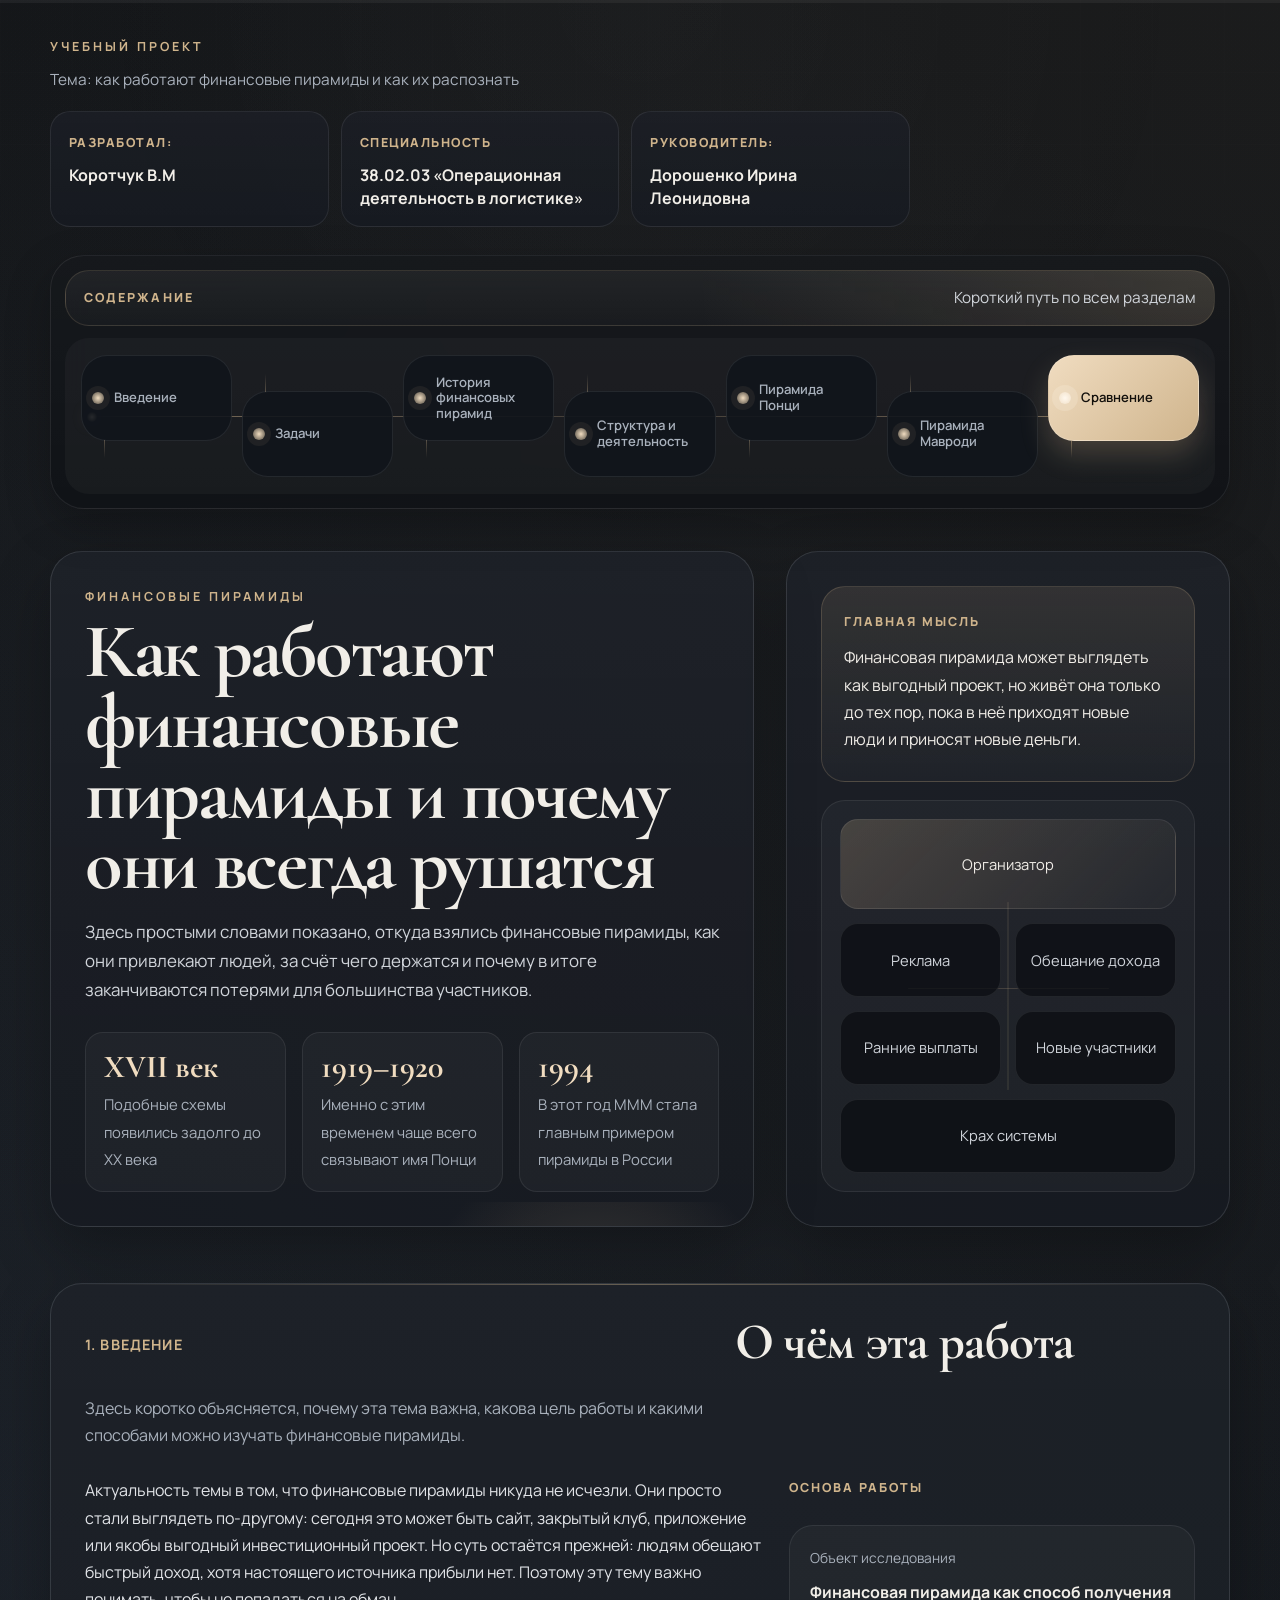
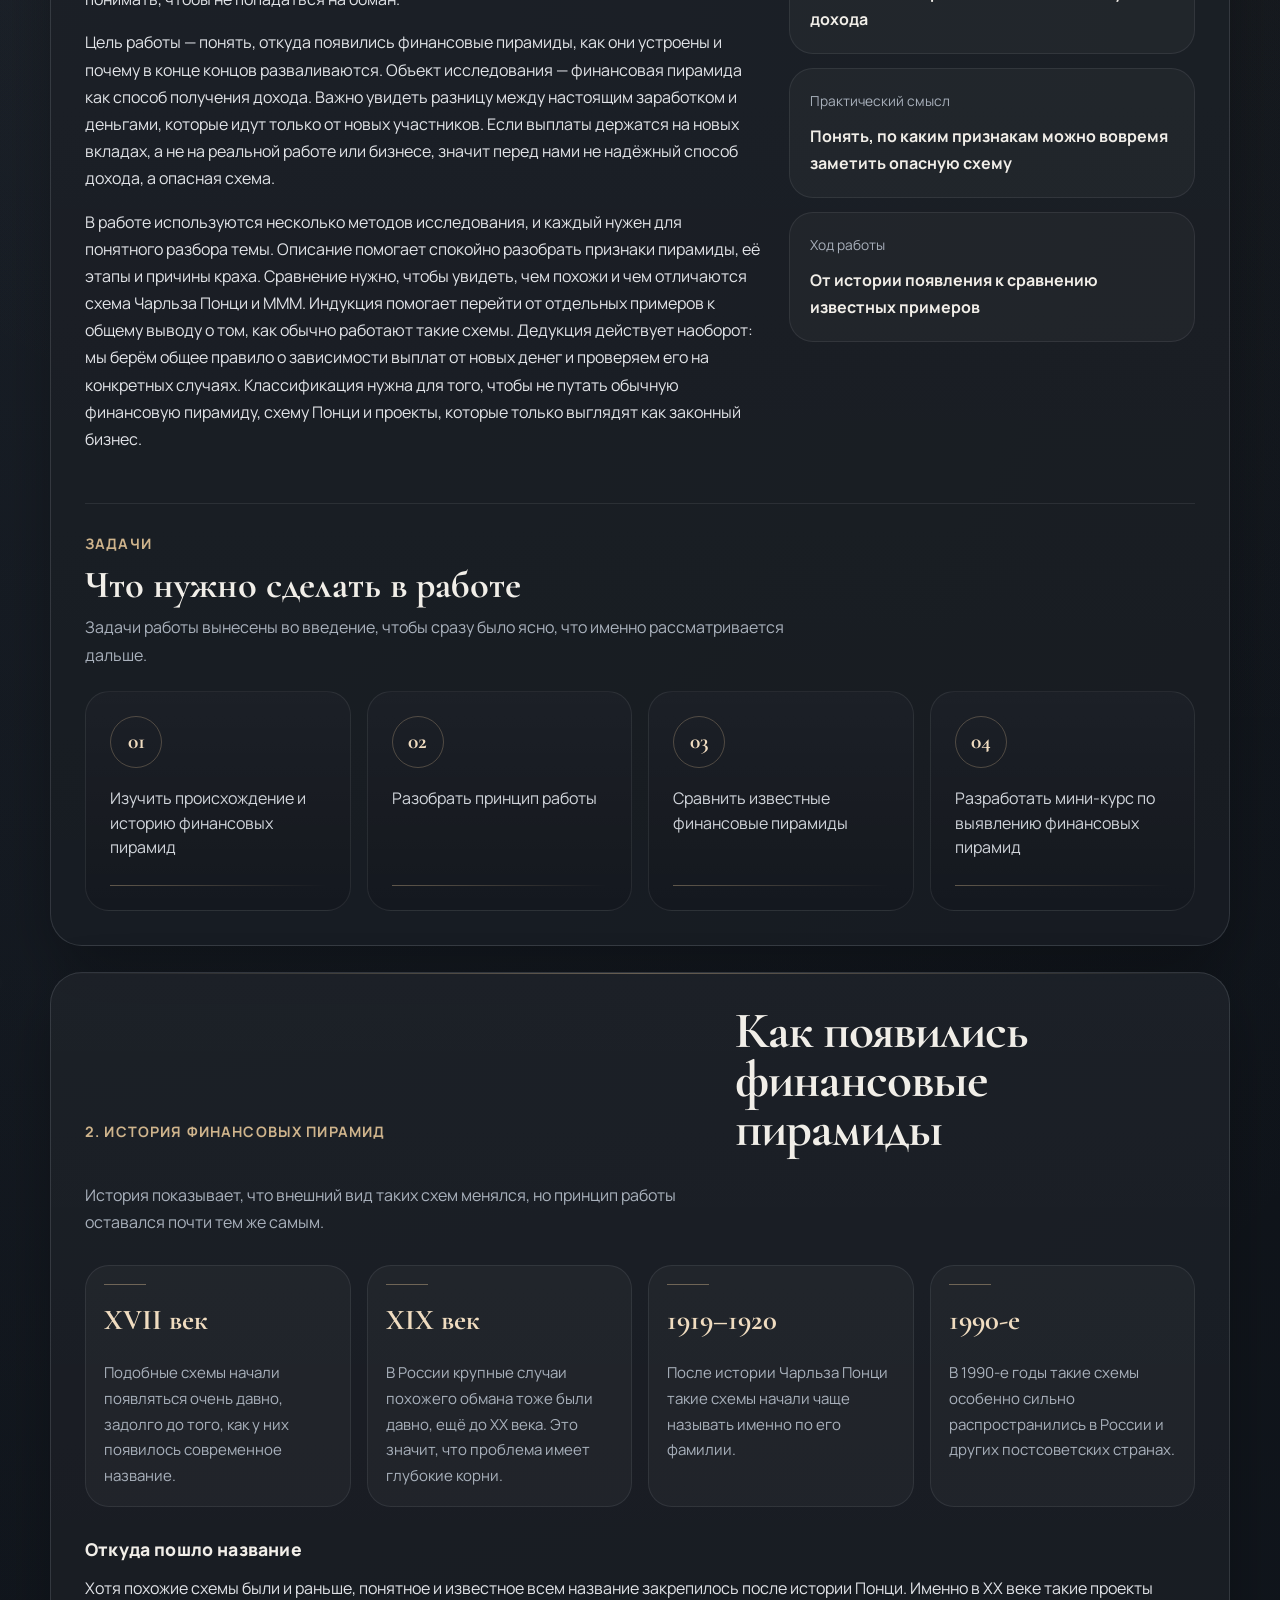
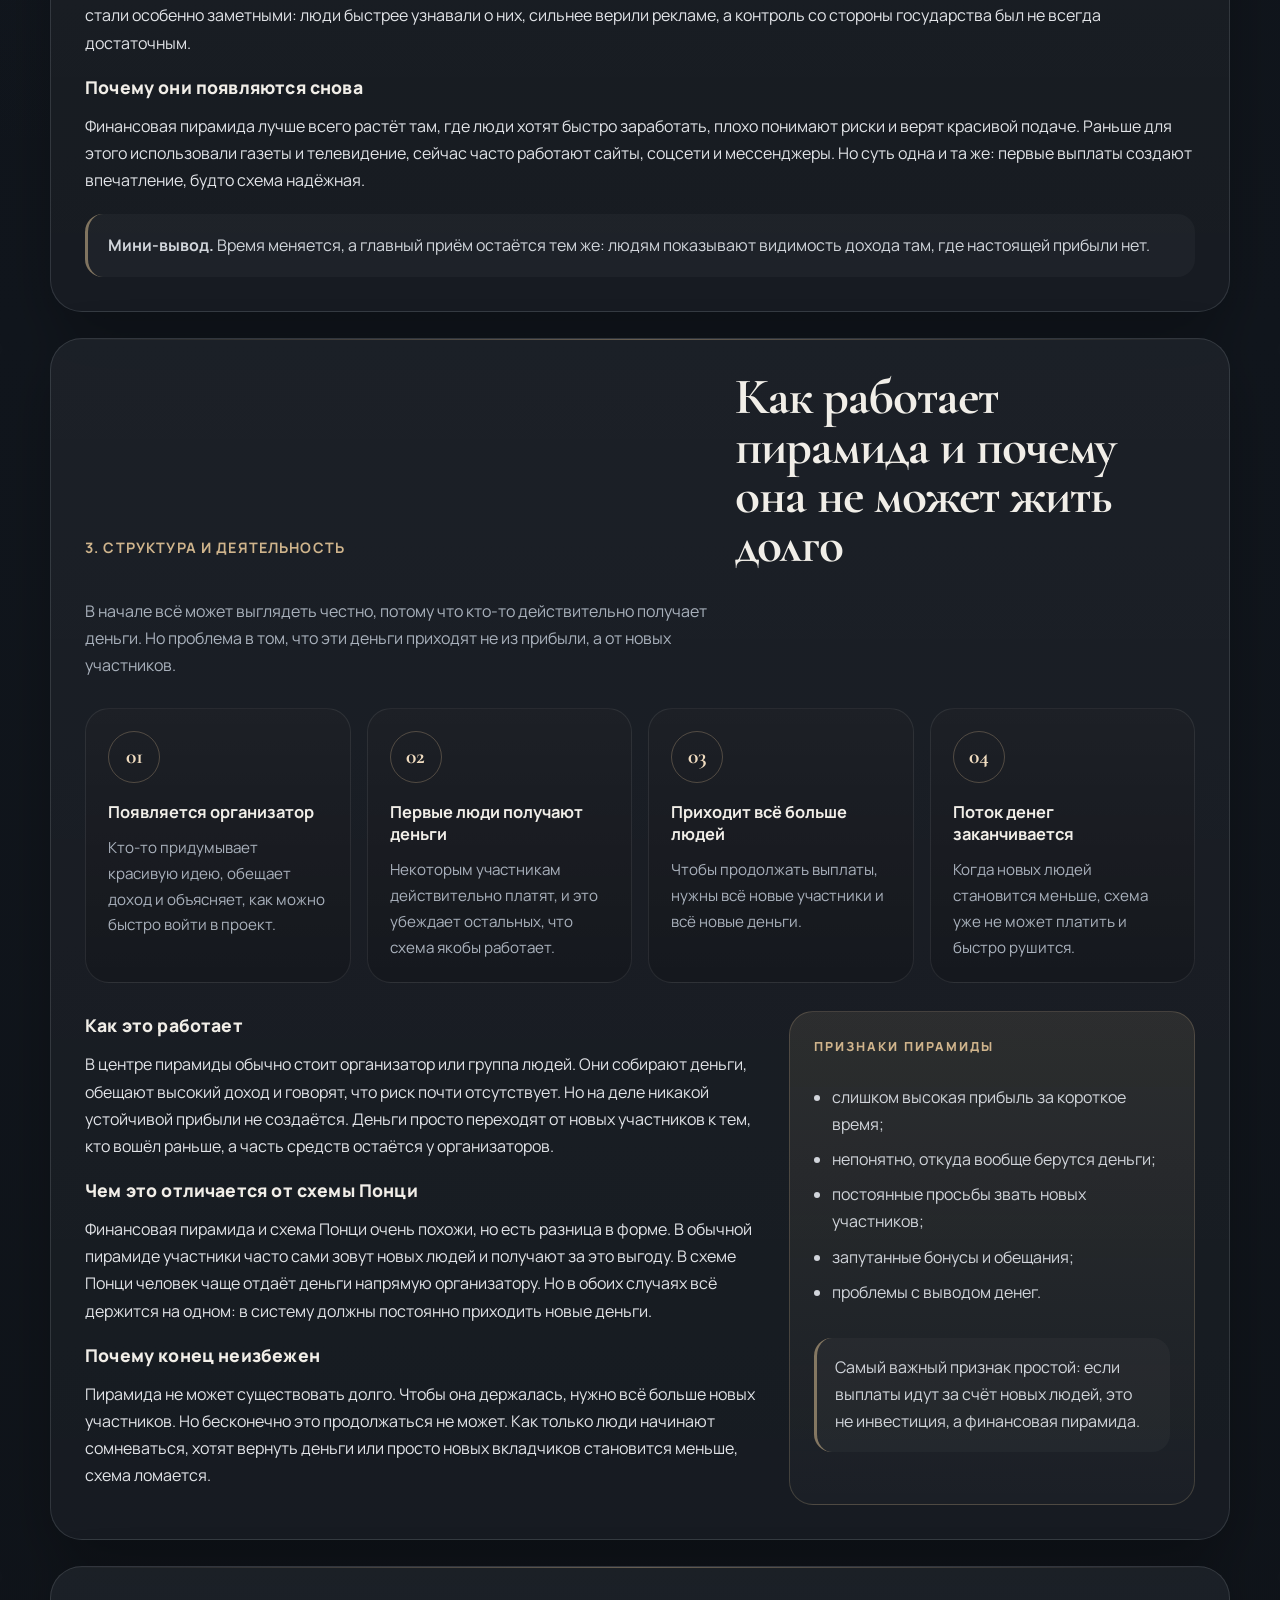
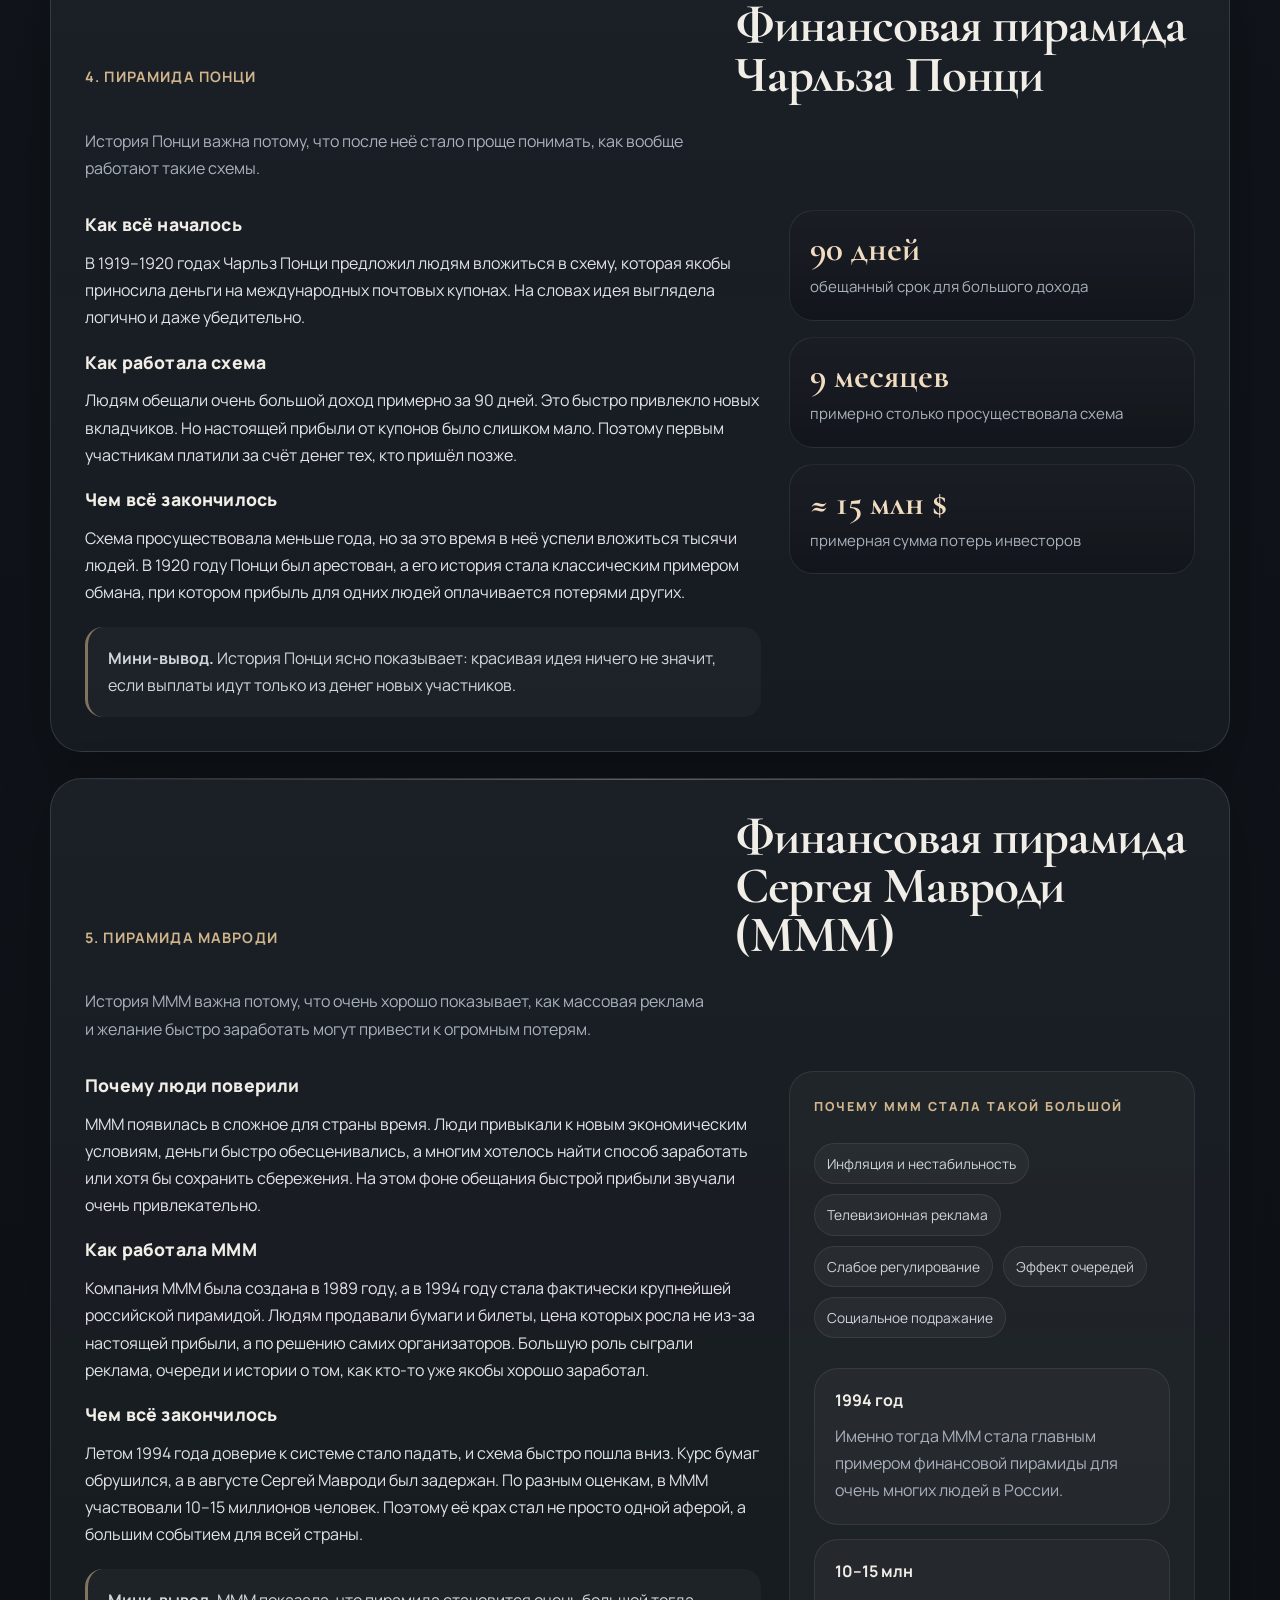
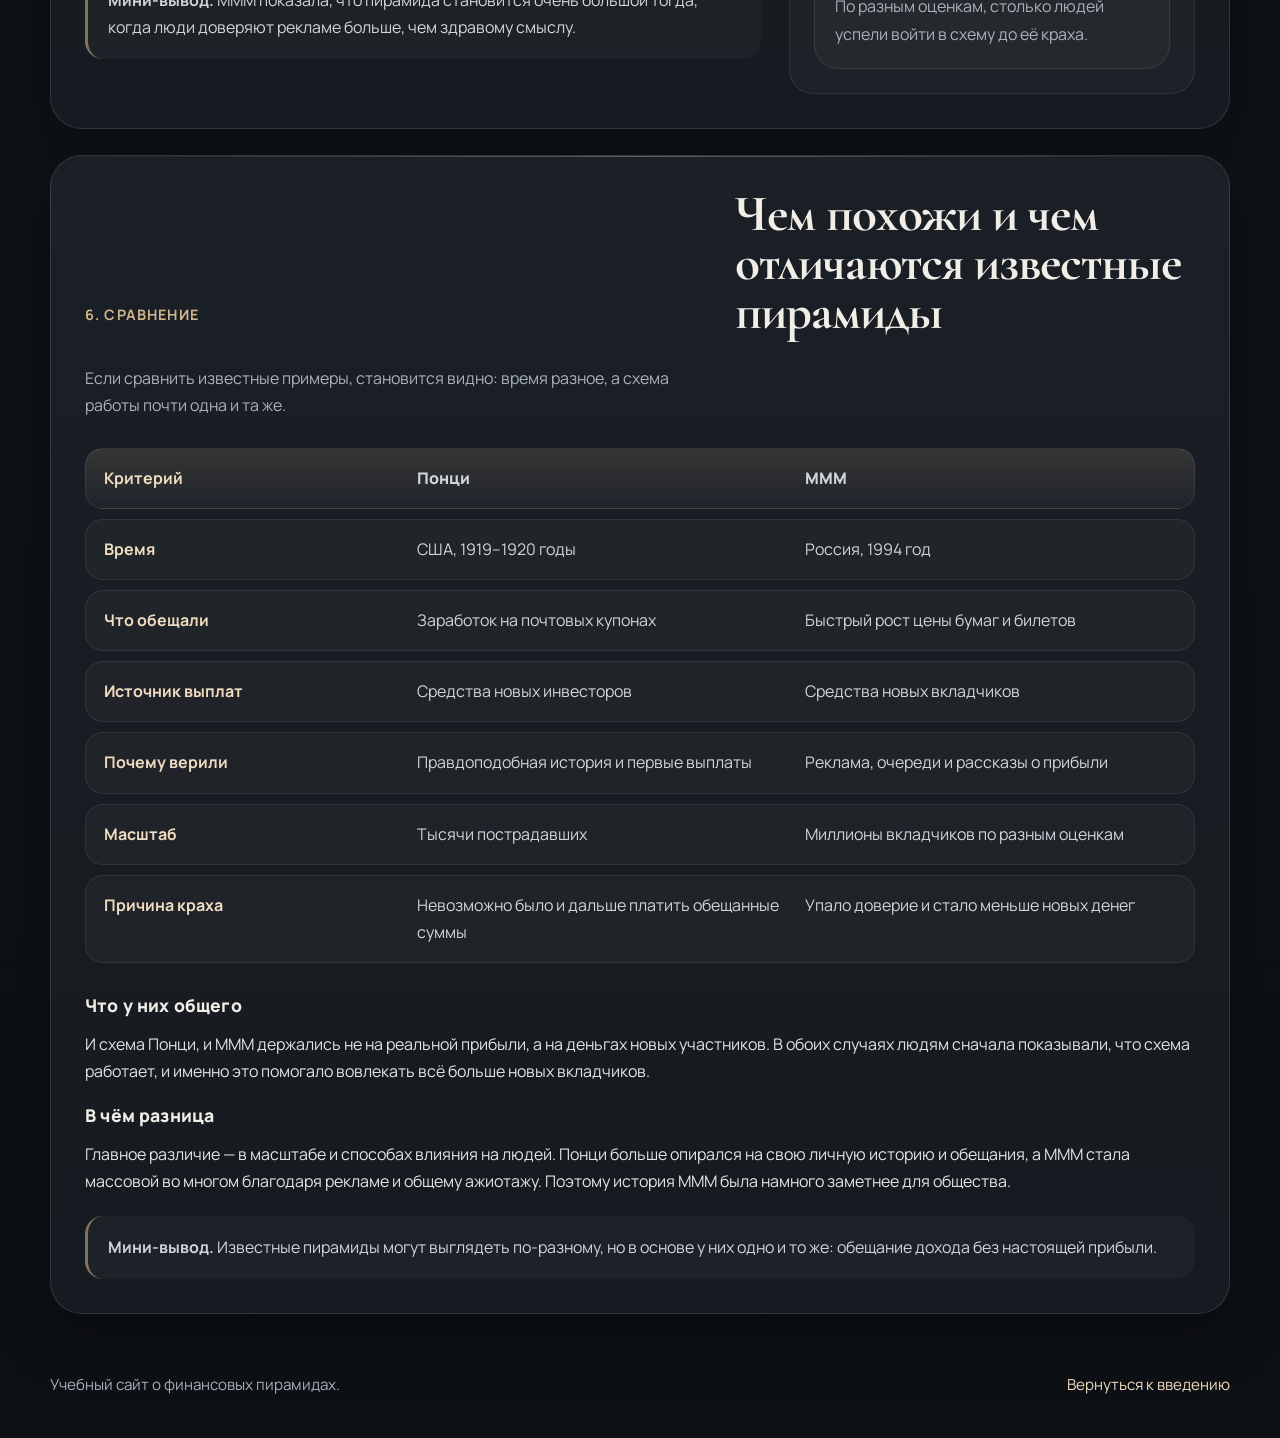
<file: index.html>
<!DOCTYPE html>
<html lang="ru">
  <head>
    <meta charset="UTF-8" />
    <meta name="viewport" content="width=device-width, initial-scale=1.0" />
    <title>Финансовые пирамиды | Учебный проект</title>
    <meta
      name="description"
      content="Сайт о том, что такое финансовые пирамиды, как они работают и чем известны схемы Понци и МММ."
    />
    <link rel="preconnect" href="https://fonts.googleapis.com" />
    <link rel="preconnect" href="https://fonts.gstatic.com" crossorigin />
    <link
      href="https://fonts.googleapis.com/css2?family=Cormorant+Garamond:wght@500;600;700&family=Manrope:wght@400;500;600;700;800&display=swap"
      rel="stylesheet"
    />
    <link rel="stylesheet" href="styles.css" />
    <script src="script.js" defer></script>
  </head>
  <body>
    <div class="scroll-progress" aria-hidden="true">
      <span class="scroll-progress__value"></span>
    </div>

    <header class="page-top">
      <div class="topbar">
        <div class="topbar__content">
          <p class="eyebrow">Учебный проект</p>
          <p class="topbar__caption">Тема: как работают финансовые пирамиды и как их распознать</p>
          <div class="title-sheet">
            <div class="title-sheet__item">
              <span class="title-sheet__label">Разработал:</span>
              <strong>Коротчук В.М</strong>
            </div>
            <div class="title-sheet__item">
              <span class="title-sheet__label">Специальность</span>
              <strong>38.02.03 «Операционная деятельность в логистике»</strong>
            </div>
            <div class="title-sheet__item">
              <span class="title-sheet__label">Руководитель:</span>
              <strong>Дорошенко Ирина Леонидовна</strong>
            </div>
          </div>
        </div>
      </div>

      <nav class="branch-nav" aria-label="Навигация по разделам">
        <div class="branch-nav__shell">
          <div class="branch-nav__meta">
            <span class="branch-nav__meta-title">Содержание</span>
            <p class="branch-nav__meta-text">Короткий путь по всем разделам</p>
          </div>

          <div class="branch-nav__track">
            <span class="branch-nav__trunk" aria-hidden="true"></span>

            <a class="branch-link is-active" href="#vvedenie" data-target="vvedenie" aria-current="true">
              <span class="branch-link__stem" aria-hidden="true"></span>
              <span class="branch-link__dot" aria-hidden="true"></span>
              <span class="branch-link__label">Введение</span>
            </a>

            <a class="branch-link" href="#tasks" data-target="tasks">
              <span class="branch-link__stem" aria-hidden="true"></span>
              <span class="branch-link__dot" aria-hidden="true"></span>
              <span class="branch-link__label">Задачи</span>
            </a>

            <a class="branch-link" href="#history" data-target="history">
              <span class="branch-link__stem" aria-hidden="true"></span>
              <span class="branch-link__dot" aria-hidden="true"></span>
              <span class="branch-link__label">История финансовых пирамид</span>
            </a>

            <a class="branch-link" href="#structure" data-target="structure">
              <span class="branch-link__stem" aria-hidden="true"></span>
              <span class="branch-link__dot" aria-hidden="true"></span>
              <span class="branch-link__label">Структура и деятельность</span>
            </a>

            <a class="branch-link" href="#ponzi" data-target="ponzi">
              <span class="branch-link__stem" aria-hidden="true"></span>
              <span class="branch-link__dot" aria-hidden="true"></span>
              <span class="branch-link__label">Пирамида Понци</span>
            </a>

            <a class="branch-link" href="#mavrodi" data-target="mavrodi">
              <span class="branch-link__stem" aria-hidden="true"></span>
              <span class="branch-link__dot" aria-hidden="true"></span>
              <span class="branch-link__label">Пирамида Мавроди</span>
            </a>

            <a class="branch-link" href="#comparison" data-target="comparison">
              <span class="branch-link__stem" aria-hidden="true"></span>
              <span class="branch-link__dot" aria-hidden="true"></span>
              <span class="branch-link__label">Сравнение</span>
            </a>
          </div>
        </div>
      </nav>

      <section class="hero" data-reveal>
        <div class="hero__content">
          <p class="eyebrow">Финансовые пирамиды</p>
          <h1 class="hero__title">Как работают финансовые пирамиды и почему они всегда рушатся</h1>
          <p class="hero__lead">
            Здесь простыми словами показано, откуда взялись финансовые пирамиды, как
            они привлекают людей, за счёт чего держатся и почему в итоге заканчиваются
            потерями для большинства участников.
          </p>
          <div class="hero__facts">
            <article class="fact-card">
              <span class="fact-card__value">XVII век</span>
              <span class="fact-card__label">Подобные схемы появились задолго до XX века</span>
            </article>
            <article class="fact-card">
              <span class="fact-card__value">1919–1920</span>
              <span class="fact-card__label">Именно с этим временем чаще всего связывают имя Понци</span>
            </article>
            <article class="fact-card">
              <span class="fact-card__value">1994</span>
              <span class="fact-card__label">В этот год МММ стала главным примером пирамиды в России</span>
            </article>
          </div>
        </div>

        <aside class="hero__panel">
          <div class="note-card">
            <p class="note-card__label">Главная мысль</p>
            <p class="note-card__text">
              Финансовая пирамида может выглядеть как выгодный проект, но живёт она
              только до тех пор, пока в неё приходят новые люди и приносят новые деньги.
            </p>
          </div>
          <div class="scheme-map" aria-hidden="true">
            <span class="scheme-map__node scheme-map__node--root">Организатор</span>
            <span class="scheme-map__node scheme-map__node--mid">Реклама</span>
            <span class="scheme-map__node scheme-map__node--mid">Обещание дохода</span>
            <span class="scheme-map__node scheme-map__node--leaf">Ранние выплаты</span>
            <span class="scheme-map__node scheme-map__node--leaf">Новые участники</span>
            <span class="scheme-map__node scheme-map__node--leaf">Крах системы</span>
          </div>
        </aside>
      </section>
    </header>

    <main class="content">
      <section class="section section--intro" id="vvedenie" data-reveal>
        <div class="section__header">
          <p class="section__kicker">1. Введение</p>
          <h2 class="section__title">О чём эта работа</h2>
          <p class="section__intro">
            Здесь коротко объясняется, почему эта тема важна, какова цель работы и
            какими способами можно изучать финансовые пирамиды.
          </p>
        </div>

        <div class="section__body section__body--intro">
          <div class="reading-block">
            <p>
              Актуальность темы в том, что финансовые пирамиды никуда не исчезли. Они
              просто стали выглядеть по-другому: сегодня это может быть сайт,
              закрытый клуб, приложение или якобы выгодный инвестиционный проект. Но
              суть остаётся прежней: людям обещают быстрый доход, хотя настоящего
              источника прибыли нет. Поэтому эту тему важно понимать, чтобы не
              попадаться на обман.
            </p>
            <p>
              Цель работы — понять, откуда появились финансовые пирамиды, как они
              устроены и почему в конце концов разваливаются. Объект исследования —
              финансовая пирамида как способ получения дохода. Важно увидеть разницу
              между настоящим заработком и деньгами, которые идут только от новых
              участников. Если выплаты держатся на новых вкладах, а не на реальной
              работе или бизнесе, значит перед нами не надёжный способ дохода, а
              опасная схема.
            </p>
            <p>
              В работе используются несколько методов исследования, и каждый нужен для
              понятного разбора темы. Описание помогает спокойно разобрать признаки
              пирамиды, её этапы и причины краха. Сравнение нужно, чтобы увидеть, чем
              похожи и чем отличаются схема Чарльза Понци и МММ. Индукция помогает
              перейти от отдельных примеров к общему выводу о том, как обычно работают
              такие схемы. Дедукция действует наоборот: мы берём общее правило о
              зависимости выплат от новых денег и проверяем его на конкретных случаях.
              Классификация нужна для того, чтобы не путать обычную финансовую
              пирамиду, схему Понци и проекты, которые только выглядят как законный
              бизнес.
            </p>
          </div>

          <aside class="study-frame">
            <p class="study-frame__label">Основа работы</p>
            <div class="study-frame__card">
              <span>Объект исследования</span>
              <strong>Финансовая пирамида как способ получения дохода</strong>
            </div>
            <div class="study-frame__card">
              <span>Практический смысл</span>
              <strong>Понять, по каким признакам можно вовремя заметить опасную схему</strong>
            </div>
            <div class="study-frame__card">
              <span>Ход работы</span>
              <strong>От истории появления к сравнению известных примеров</strong>
            </div>
          </aside>
        </div>

        <section class="intro-tasks" id="tasks" data-reveal>
          <div class="intro-tasks__header">
            <p class="section__kicker">Задачи</p>
            <h3 class="intro-tasks__title">Что нужно сделать в работе</h3>
            <p class="intro-tasks__text">Задачи работы вынесены во введение, чтобы сразу было ясно, что именно рассматривается дальше.</p>
          </div>

          <div class="tasks-grid">
            <article class="task-card" data-reveal>
              <span class="task-card__index">01</span>
              <p>Изучить происхождение и историю финансовых пирамид</p>
            </article>
            <article class="task-card" data-reveal>
              <span class="task-card__index">02</span>
              <p>Разобрать принцип работы</p>
            </article>
            <article class="task-card" data-reveal>
              <span class="task-card__index">03</span>
              <p>Сравнить известные финансовые пирамиды</p>
            </article>
            <article class="task-card" data-reveal>
              <span class="task-card__index">04</span>
              <p>Разработать мини-курс по выявлению финансовых пирамид</p>
            </article>
          </div>
        </section>
      </section>

      <section class="section" id="history" data-reveal>
        <div class="section__header">
          <p class="section__kicker">2. История финансовых пирамид</p>
          <h2 class="section__title">Как появились финансовые пирамиды</h2>
          <p class="section__intro">
            История показывает, что внешний вид таких схем менялся, но принцип работы
            оставался почти тем же самым.
          </p>
        </div>

        <div class="chronicle">
          <article class="chronicle__item">
            <span class="chronicle__year">XVII век</span>
            <p>
              Подобные схемы начали появляться очень давно, задолго до того, как у них
              появилось современное название.
            </p>
          </article>
          <article class="chronicle__item">
            <span class="chronicle__year">XIX век</span>
            <p>
              В России крупные случаи похожего обмана тоже были давно, ещё до XX века.
              Это значит, что проблема имеет глубокие корни.
            </p>
          </article>
          <article class="chronicle__item">
            <span class="chronicle__year">1919–1920</span>
            <p>
              После истории Чарльза Понци такие схемы начали чаще называть именно по
              его фамилии.
            </p>
          </article>
          <article class="chronicle__item">
            <span class="chronicle__year">1990-е</span>
            <p>
              В 1990-е годы такие схемы особенно сильно распространились в России и
              других постсоветских странах.
            </p>
          </article>
        </div>

        <div class="section__body">
          <div class="reading-block">
            <h3>Откуда пошло название</h3>
            <p>
              Хотя похожие схемы были и раньше, понятное и известное всем название
              закрепилось после истории Понци. Именно в XX веке такие проекты стали
              особенно заметными: люди быстрее узнавали о них, сильнее верили рекламе,
              а контроль со стороны государства был не всегда достаточным.
            </p>
            <h3>Почему они появляются снова</h3>
            <p>
              Финансовая пирамида лучше всего растёт там, где люди хотят быстро
              заработать, плохо понимают риски и верят красивой подаче. Раньше для
              этого использовали газеты и телевидение, сейчас часто работают сайты,
              соцсети и мессенджеры. Но суть одна и та же: первые выплаты создают
              впечатление, будто схема надёжная.
            </p>
            <div class="mini-conclusion">
              <strong>Мини-вывод.</strong> Время меняется, а главный приём остаётся тем
              же: людям показывают видимость дохода там, где настоящей прибыли нет.
            </div>
          </div>
        </div>
      </section>

      <section class="section" id="structure" data-reveal>
        <div class="section__header">
          <p class="section__kicker">3. Структура и деятельность</p>
          <h2 class="section__title">Как работает пирамида и почему она не может жить долго</h2>
          <p class="section__intro">
            В начале всё может выглядеть честно, потому что кто-то действительно
            получает деньги. Но проблема в том, что эти деньги приходят не из прибыли,
            а от новых участников.
          </p>
        </div>

        <div class="flow-grid">
          <article class="flow-card" data-reveal>
            <span class="flow-card__index">01</span>
            <h3>Появляется организатор</h3>
            <p>
              Кто-то придумывает красивую идею, обещает доход и объясняет, как можно
              быстро войти в проект.
            </p>
          </article>
          <article class="flow-card" data-reveal>
            <span class="flow-card__index">02</span>
            <h3>Первые люди получают деньги</h3>
            <p>
              Некоторым участникам действительно платят, и это убеждает остальных, что
              схема якобы работает.
            </p>
          </article>
          <article class="flow-card" data-reveal>
            <span class="flow-card__index">03</span>
            <h3>Приходит всё больше людей</h3>
            <p>
              Чтобы продолжать выплаты, нужны всё новые участники и всё новые деньги.
            </p>
          </article>
          <article class="flow-card" data-reveal>
            <span class="flow-card__index">04</span>
            <h3>Поток денег заканчивается</h3>
            <p>
              Когда новых людей становится меньше, схема уже не может платить и быстро
              рушится.
            </p>
          </article>
        </div>

        <div class="section__body section__body--split">
          <div class="reading-block">
            <h3>Как это работает</h3>
            <p>
              В центре пирамиды обычно стоит организатор или группа людей. Они собирают
              деньги, обещают высокий доход и говорят, что риск почти отсутствует. Но
              на деле никакой устойчивой прибыли не создаётся. Деньги просто переходят
              от новых участников к тем, кто вошёл раньше, а часть средств остаётся у
              организаторов.
            </p>
            <h3>Чем это отличается от схемы Понци</h3>
            <p>
              Финансовая пирамида и схема Понци очень похожи, но есть разница в форме.
              В обычной пирамиде участники часто сами зовут новых людей и получают за
              это выгоду. В схеме Понци человек чаще отдаёт деньги напрямую
              организатору. Но в обоих случаях всё держится на одном: в систему должны
              постоянно приходить новые деньги.
            </p>
            <h3>Почему конец неизбежен</h3>
            <p>
              Пирамида не может существовать долго. Чтобы она держалась, нужно всё
              больше новых участников. Но бесконечно это продолжаться не может. Как
              только люди начинают сомневаться, хотят вернуть деньги или просто новых
              вкладчиков становится меньше, схема ломается.
            </p>
          </div>

          <aside class="accent-card">
            <p class="accent-card__label">Признаки пирамиды</p>
            <ul class="signal-list">
              <li>слишком высокая прибыль за короткое время;</li>
              <li>непонятно, откуда вообще берутся деньги;</li>
              <li>постоянные просьбы звать новых участников;</li>
              <li>запутанные бонусы и обещания;</li>
              <li>проблемы с выводом денег.</li>
            </ul>
            <div class="mini-conclusion mini-conclusion--compact">
              Самый важный признак простой: если выплаты идут за счёт новых людей, это
              не инвестиция, а финансовая пирамида.
            </div>
          </aside>
        </div>
      </section>

      <section class="section" id="ponzi" data-reveal>
        <div class="section__header">
          <p class="section__kicker">4. Пирамида Понци</p>
          <h2 class="section__title">Финансовая пирамида Чарльза Понци</h2>
          <p class="section__intro">
            История Понци важна потому, что после неё стало проще понимать, как вообще
            работают такие схемы.
          </p>
        </div>

        <div class="section__body section__body--split">
          <div class="reading-block">
            <h3>Как всё началось</h3>
            <p>
              В 1919–1920 годах Чарльз Понци предложил людям вложиться в схему, которая
              якобы приносила деньги на международных почтовых купонах. На словах идея
              выглядела логично и даже убедительно.
            </p>
            <h3>Как работала схема</h3>
            <p>
              Людям обещали очень большой доход примерно за 90 дней. Это быстро
              привлекло новых вкладчиков. Но настоящей прибыли от купонов было слишком
              мало. Поэтому первым участникам платили за счёт денег тех, кто пришёл
              позже.
            </p>
            <h3>Чем всё закончилось</h3>
            <p>
              Схема просуществовала меньше года, но за это время в неё успели вложиться
              тысячи людей. В 1920 году Понци был арестован, а его история стала
              классическим примером обмана, при котором прибыль для одних людей
              оплачивается потерями других.
            </p>
            <div class="mini-conclusion">
              <strong>Мини-вывод.</strong> История Понци ясно показывает: красивая идея
              ничего не значит, если выплаты идут только из денег новых участников.
            </div>
          </div>

          <aside class="stat-stack">
            <article class="stat-card">
              <span class="stat-card__value">90 дней</span>
              <span class="stat-card__label">обещанный срок для большого дохода</span>
            </article>
            <article class="stat-card">
              <span class="stat-card__value">9 месяцев</span>
              <span class="stat-card__label">примерно столько просуществовала схема</span>
            </article>
            <article class="stat-card">
              <span class="stat-card__value">≈ 15 млн $</span>
              <span class="stat-card__label">примерная сумма потерь инвесторов</span>
            </article>
          </aside>
        </div>
      </section>

      <section class="section" id="mavrodi" data-reveal>
        <div class="section__header">
          <p class="section__kicker">5. Пирамида Мавроди</p>
          <h2 class="section__title">Финансовая пирамида Сергея Мавроди (МММ)</h2>
          <p class="section__intro">
            История МММ важна потому, что очень хорошо показывает, как массовая реклама
            и желание быстро заработать могут привести к огромным потерям.
          </p>
        </div>

        <div class="section__body section__body--split">
          <div class="reading-block">
            <h3>Почему люди поверили</h3>
            <p>
              МММ появилась в сложное для страны время. Люди привыкали к новым
              экономическим условиям, деньги быстро обесценивались, а многим хотелось
              найти способ заработать или хотя бы сохранить сбережения. На этом фоне
              обещания быстрой прибыли звучали очень привлекательно.
            </p>
            <h3>Как работала МММ</h3>
            <p>
              Компания МММ была создана в 1989 году, а в 1994 году стала фактически
              крупнейшей российской пирамидой. Людям продавали бумаги и билеты, цена
              которых росла не из-за настоящей прибыли, а по решению самих
              организаторов. Большую роль сыграли реклама, очереди и истории о том,
              как кто-то уже якобы хорошо заработал.
            </p>
            <h3>Чем всё закончилось</h3>
            <p>
              Летом 1994 года доверие к системе стало падать, и схема быстро пошла вниз.
              Курс бумаг обрушился, а в августе Сергей Мавроди был задержан. По разным
              оценкам, в МММ участвовали 10–15 миллионов человек. Поэтому её крах стал
              не просто одной аферой, а большим событием для всей страны.
            </p>
            <div class="mini-conclusion">
              <strong>Мини-вывод.</strong> МММ показала, что пирамида становится очень
              большой тогда, когда люди доверяют рекламе больше, чем здравому смыслу.
            </div>
          </div>

          <aside class="context-panel">
            <p class="context-panel__label">Почему МММ стала такой большой</p>
            <div class="context-panel__tags">
              <span>Инфляция и нестабильность</span>
              <span>Телевизионная реклама</span>
              <span>Слабое регулирование</span>
              <span>Эффект очередей</span>
              <span>Социальное подражание</span>
            </div>
            <div class="context-panel__card">
              <strong>1994 год</strong>
              <p>
                Именно тогда МММ стала главным примером финансовой пирамиды для очень
                многих людей в России.
              </p>
            </div>
            <div class="context-panel__card">
              <strong>10–15 млн</strong>
              <p>
                По разным оценкам, столько людей успели войти в схему до её краха.
              </p>
            </div>
          </aside>
        </div>
      </section>

      <section class="section" id="comparison" data-reveal>
        <div class="section__header">
          <p class="section__kicker">6. Сравнение</p>
          <h2 class="section__title">Чем похожи и чем отличаются известные пирамиды</h2>
          <p class="section__intro">
            Если сравнить известные примеры, становится видно: время разное, а схема
            работы почти одна и та же.
          </p>
        </div>

        <div class="comparison-table">
          <div class="comparison-table__row comparison-table__row--head">
            <span>Критерий</span>
            <span>Понци</span>
            <span>МММ</span>
          </div>
          <div class="comparison-table__row">
            <span>Время</span>
            <span>США, 1919–1920 годы</span>
            <span>Россия, 1994 год</span>
          </div>
          <div class="comparison-table__row">
            <span>Что обещали</span>
            <span>Заработок на почтовых купонах</span>
            <span>Быстрый рост цены бумаг и билетов</span>
          </div>
          <div class="comparison-table__row">
            <span>Источник выплат</span>
            <span>Средства новых инвесторов</span>
            <span>Средства новых вкладчиков</span>
          </div>
          <div class="comparison-table__row">
            <span>Почему верили</span>
            <span>Правдоподобная история и первые выплаты</span>
            <span>Реклама, очереди и рассказы о прибыли</span>
          </div>
          <div class="comparison-table__row">
            <span>Масштаб</span>
            <span>Тысячи пострадавших</span>
            <span>Миллионы вкладчиков по разным оценкам</span>
          </div>
          <div class="comparison-table__row">
            <span>Причина краха</span>
            <span>Невозможно было и дальше платить обещанные суммы</span>
            <span>Упало доверие и стало меньше новых денег</span>
          </div>
        </div>

        <div class="section__body">
          <div class="reading-block">
            <h3>Что у них общего</h3>
            <p>
              И схема Понци, и МММ держались не на реальной прибыли, а на деньгах новых
              участников. В обоих случаях людям сначала показывали, что схема работает,
              и именно это помогало вовлекать всё больше новых вкладчиков.
            </p>
            <h3>В чём разница</h3>
            <p>
              Главное различие — в масштабе и способах влияния на людей. Понци больше
              опирался на свою личную историю и обещания, а МММ стала массовой во
              многом благодаря рекламе и общему ажиотажу. Поэтому история МММ была
              намного заметнее для общества.
            </p>
            <div class="mini-conclusion">
              <strong>Мини-вывод.</strong> Известные пирамиды могут выглядеть по-разному,
              но в основе у них одно и то же: обещание дохода без настоящей прибыли.
            </div>
          </div>
        </div>
      </section>

    </main>

    <footer class="page-footer">
      <p>Учебный сайт о финансовых пирамидах.</p>
      <a href="#vvedenie" class="page-footer__link">Вернуться к введению</a>
    </footer>
  </body>
</html>
</file>
<file: styles.css>
:root {
  --bg: #0d1014;
  --bg-soft: #131821;
  --panel: rgba(20, 24, 31, 0.88);
  --panel-strong: rgba(24, 29, 37, 0.96);
  --line: rgba(208, 215, 224, 0.14);
  --line-strong: rgba(214, 189, 150, 0.28);
  --text: #f1eee8;
  --muted: #a9b1bc;
  --soft: #d1d5db;
  --accent: #cfb48c;
  --accent-strong: #f0dcc0;
  --accent-dark: #564737;
  --shadow: 0 24px 60px rgba(0, 0, 0, 0.28);
  --radius-xl: 32px;
  --radius-lg: 24px;
  --radius-md: 18px;
  --radius-sm: 14px;
  --sans: "Manrope", sans-serif;
  --serif: "Cormorant Garamond", serif;
}

*,
*::before,
*::after {
  box-sizing: border-box;
}

html {
  scroll-behavior: smooth;
}

body {
  margin: 0;
  min-height: 100vh;
  font-family: var(--sans);
  color: var(--text);
  background:
    radial-gradient(circle at top right, rgba(207, 180, 140, 0.08), transparent 30%),
    radial-gradient(circle at left 20%, rgba(76, 91, 112, 0.18), transparent 28%),
    linear-gradient(180deg, #0c0f13 0%, #11161d 45%, #0d1014 100%);
  line-height: 1.7;
  overflow-x: hidden;
}

body::before,
body::after {
  content: "";
  position: fixed;
  inset: 0;
  pointer-events: none;
  z-index: -1;
}

body::before {
  background-image: linear-gradient(rgba(255, 255, 255, 0.02) 1px, transparent 1px),
    linear-gradient(90deg, rgba(255, 255, 255, 0.02) 1px, transparent 1px);
  background-size: 72px 72px;
  mask-image: linear-gradient(180deg, rgba(0, 0, 0, 0.4), transparent 82%);
}

body::after {
  background: radial-gradient(circle at 50% 0%, rgba(255, 255, 255, 0.06), transparent 52%);
  opacity: 0.35;
}

a {
  color: inherit;
}

img,
svg {
  display: block;
  max-width: 100%;
}

p,
h1,
h2,
h3,
ul {
  margin-top: 0;
}

.page-top,
.content,
.page-footer {
  width: min(1180px, calc(100% - 40px));
  margin: 0 auto;
}

.scroll-progress {
  position: fixed;
  top: 0;
  left: 0;
  width: 100%;
  height: 3px;
  background: rgba(255, 255, 255, 0.05);
  z-index: 120;
}

.scroll-progress__value {
  display: block;
  width: 100%;
  height: 100%;
  transform: scaleX(0);
  transform-origin: left center;
  background: linear-gradient(90deg, var(--accent), var(--accent-strong));
}

.topbar {
  display: flex;
  align-items: flex-start;
  justify-content: space-between;
  gap: 24px;
  padding: 36px 0 20px;
}

.topbar__content {
  max-width: 860px;
}

.eyebrow {
  margin-bottom: 10px;
  color: var(--accent);
  font-size: 0.78rem;
  font-weight: 700;
  letter-spacing: 0.24em;
  text-transform: uppercase;
}

.topbar__caption {
  margin: 0;
  color: var(--muted);
  max-width: 520px;
  font-size: 0.96rem;
}

.title-sheet {
  display: grid;
  grid-template-columns: repeat(3, minmax(0, 1fr));
  gap: 12px;
  margin-top: 18px;
}

.title-sheet__item {
  padding: 16px 18px;
  border: 1px solid rgba(255, 255, 255, 0.08);
  border-radius: 20px;
  background:
    linear-gradient(180deg, rgba(255, 255, 255, 0.04), rgba(255, 255, 255, 0.02)),
    rgba(17, 21, 28, 0.76);
}

.title-sheet__label {
  display: inline-block;
  margin-bottom: 10px;
  color: var(--accent);
  font-size: 0.78rem;
  font-weight: 800;
  letter-spacing: 0.12em;
  text-transform: uppercase;
}

.title-sheet__item strong {
  display: block;
  color: var(--text);
  font-size: 1rem;
  line-height: 1.45;
}

.topbar__badge {
  flex-shrink: 0;
  padding: 12px 16px;
  border: 1px solid var(--line);
  border-radius: 999px;
  background: rgba(255, 255, 255, 0.03);
  color: var(--soft);
  font-size: 0.9rem;
  backdrop-filter: blur(14px);
}

.branch-nav {
  position: sticky;
  top: 18px;
  z-index: 80;
  margin-top: 8px;
}

.branch-nav__shell {
  display: grid;
  gap: 12px;
  padding: 14px;
  border: 1px solid rgba(255, 255, 255, 0.08);
  border-radius: 34px;
  background:
    linear-gradient(180deg, rgba(255, 255, 255, 0.04), rgba(255, 255, 255, 0.015)),
    rgba(11, 14, 19, 0.84);
  backdrop-filter: blur(18px);
  box-shadow: 0 16px 44px rgba(0, 0, 0, 0.25);
}

.branch-nav__meta {
  display: flex;
  align-items: center;
  justify-content: space-between;
  gap: 10px;
  padding: 16px 18px;
  border-radius: 24px;
  border: 1px solid rgba(207, 180, 140, 0.16);
  background:
    radial-gradient(circle at top right, rgba(207, 180, 140, 0.16), transparent 45%),
    linear-gradient(180deg, rgba(255, 255, 255, 0.05), rgba(255, 255, 255, 0.02));
}

.branch-nav__meta-title {
  color: var(--accent);
  font-size: 0.78rem;
  font-weight: 800;
  letter-spacing: 0.18em;
  text-transform: uppercase;
}

.branch-nav__meta-text {
  margin: 0;
  color: var(--soft);
  font-size: 0.96rem;
  line-height: 1.45;
  text-align: right;
}

.branch-nav__track {
  position: relative;
  display: grid;
  grid-template-columns: repeat(7, minmax(0, 1fr));
  align-items: center;
  gap: 10px;
  min-height: 156px;
  padding: 20px 16px;
  border-radius: 24px;
  background: rgba(255, 255, 255, 0.03);
  overflow: hidden;
}

.branch-nav__trunk {
  position: absolute;
  left: 22px;
  right: 22px;
  top: 50%;
  height: 1px;
  background: linear-gradient(
    90deg,
    transparent,
    rgba(207, 180, 140, 0.5) 8%,
    rgba(207, 180, 140, 0.2) 48%,
    rgba(207, 180, 140, 0.5) 92%,
    transparent
  );
  pointer-events: none;
}

.branch-nav__trunk::before,
.branch-nav__trunk::after {
  content: "";
  position: absolute;
  top: 50%;
  width: 10px;
  height: 10px;
  border-radius: 50%;
  background: radial-gradient(circle, var(--accent-strong), rgba(207, 180, 140, 0.08) 72%);
  transform: translateY(-50%);
  box-shadow: 0 0 18px rgba(207, 180, 140, 0.24);
}

.branch-nav__trunk::before {
  left: 0;
}

.branch-nav__trunk::after {
  right: 0;
}

.branch-link {
  --branch-offset: 0px;
  position: relative;
  display: inline-flex;
  align-items: center;
  justify-content: flex-start;
  gap: 10px;
  width: 100%;
  min-width: 0;
  min-height: 86px;
  padding: 12px 12px 12px 10px;
  border-radius: 26px;
  border: 1px solid rgba(255, 255, 255, 0.08);
  background: rgba(17, 22, 28, 0.9);
  color: var(--muted);
  text-decoration: none;
  font-size: 0.82rem;
  font-weight: 600;
  line-height: 1.2;
  transform: translateY(var(--branch-offset));
  transition: transform 0.35s ease, background-color 0.35s ease, border-color 0.35s ease,
    color 0.35s ease, box-shadow 0.35s ease, opacity 0.35s ease;
  isolation: isolate;
}

.branch-link__stem {
  position: absolute;
  left: 22px;
  width: 1px;
  pointer-events: none;
}

.branch-link__dot {
  position: relative;
  flex: 0 0 auto;
  width: 12px;
  height: 12px;
  border-radius: 50%;
  background: radial-gradient(circle, var(--accent-strong), rgba(207, 180, 140, 0.32));
  box-shadow: 0 0 0 6px rgba(207, 180, 140, 0.08);
}

.branch-link__label {
  position: relative;
  z-index: 1;
  white-space: normal;
  text-wrap: balance;
}

.branch-link:nth-of-type(odd) {
  --branch-offset: -18px;
}

.branch-link:nth-of-type(odd) .branch-link__stem {
  top: 100%;
  height: 18px;
  background: linear-gradient(180deg, rgba(207, 180, 140, 0.48), transparent);
}

.branch-link:nth-of-type(even) {
  --branch-offset: 18px;
}

.branch-link:nth-of-type(even) .branch-link__stem {
  bottom: 100%;
  height: 18px;
  background: linear-gradient(180deg, transparent, rgba(207, 180, 140, 0.48));
}

.branch-link:hover,
.branch-link:focus-visible {
  color: var(--text);
  border-color: rgba(207, 180, 140, 0.4);
  background: rgba(207, 180, 140, 0.12);
  box-shadow: 0 0 0 4px rgba(207, 180, 140, 0.08);
  transform: translateY(calc(var(--branch-offset) - 3px));
  outline: none;
}

.branch-link.is-active {
  color: #120f0b;
  background: linear-gradient(135deg, var(--accent-strong), var(--accent));
  border-color: rgba(255, 255, 255, 0.16);
  box-shadow: 0 14px 28px rgba(207, 180, 140, 0.24);
}

.branch-link.is-active .branch-link__dot {
  background: radial-gradient(circle, #fff8ee, rgba(255, 245, 230, 0.42));
  box-shadow: 0 0 0 7px rgba(255, 247, 235, 0.18);
}

.branch-link.is-active .branch-link__stem {
  opacity: 1;
}

.branch-link:not(.is-active) .branch-link__stem {
  opacity: 0.72;
}

.hero {
  display: grid;
  grid-template-columns: minmax(0, 1.35fr) minmax(320px, 0.85fr);
  gap: 32px;
  align-items: stretch;
  padding: 42px 0 30px;
}

.hero__content,
.hero__panel {
  padding: 34px;
  border: 1px solid var(--line);
  border-radius: var(--radius-xl);
  background:
    linear-gradient(180deg, rgba(255, 255, 255, 0.05), rgba(255, 255, 255, 0.02)),
    rgba(17, 21, 28, 0.8);
  box-shadow: var(--shadow);
}

.hero__content {
  position: relative;
  overflow: hidden;
}

.hero__content::before {
  content: "";
  position: absolute;
  inset: auto -10% -35% 45%;
  height: 260px;
  background: radial-gradient(circle, rgba(207, 180, 140, 0.22), transparent 70%);
}

.hero__title {
  position: relative;
  margin-bottom: 18px;
  font-family: var(--serif);
  font-size: clamp(3.3rem, 6vw, 5.8rem);
  line-height: 0.92;
  letter-spacing: -0.03em;
}

.hero__lead {
  position: relative;
  max-width: 650px;
  margin-bottom: 28px;
  color: var(--soft);
  font-size: 1.06rem;
}

.hero__facts {
  position: relative;
  display: grid;
  grid-template-columns: repeat(3, minmax(0, 1fr));
  gap: 16px;
}

.fact-card {
  padding: 18px;
  border: 1px solid rgba(255, 255, 255, 0.08);
  border-radius: var(--radius-md);
  background: rgba(255, 255, 255, 0.03);
}

.fact-card__value {
  display: block;
  margin-bottom: 8px;
  color: var(--accent-strong);
  font-family: var(--serif);
  font-size: 2rem;
  font-weight: 700;
  line-height: 1;
}

.fact-card__label {
  color: var(--muted);
  font-size: 0.93rem;
}

.hero__panel {
  display: grid;
  gap: 18px;
}

.note-card {
  padding: 20px 22px;
  border-radius: var(--radius-lg);
  background: linear-gradient(180deg, rgba(207, 180, 140, 0.12), rgba(255, 255, 255, 0.02));
  border: 1px solid rgba(207, 180, 140, 0.2);
}

.note-card__label,
.study-frame__label,
.accent-card__label,
.context-panel__label {
  display: inline-block;
  margin-bottom: 12px;
  color: var(--accent);
  font-size: 0.78rem;
  font-weight: 800;
  letter-spacing: 0.16em;
  text-transform: uppercase;
}

.note-card__text {
  margin: 0;
  color: var(--text);
  font-size: 1rem;
}

.scheme-map {
  position: relative;
  display: grid;
  grid-template-columns: repeat(2, minmax(0, 1fr));
  gap: 14px;
  padding: 18px;
  border-radius: var(--radius-lg);
  border: 1px solid rgba(255, 255, 255, 0.08);
  background: rgba(255, 255, 255, 0.03);
}

.scheme-map::before,
.scheme-map::after {
  content: "";
  position: absolute;
  border-radius: 999px;
  background: rgba(207, 180, 140, 0.2);
}

.scheme-map::before {
  top: 26%;
  left: 50%;
  width: 1px;
  height: 48%;
  transform: translateX(-50%);
}

.scheme-map::after {
  left: 23%;
  right: 23%;
  top: 48%;
  height: 1px;
}

.scheme-map__node {
  position: relative;
  z-index: 1;
  display: inline-flex;
  align-items: center;
  justify-content: center;
  min-height: 72px;
  padding: 14px;
  border-radius: 18px;
  border: 1px solid rgba(255, 255, 255, 0.08);
  background: rgba(12, 15, 20, 0.78);
  color: var(--soft);
  font-size: 0.92rem;
  text-align: center;
}

.scheme-map__node--root {
  grid-column: 1 / -1;
  min-height: 88px;
  background: linear-gradient(135deg, rgba(207, 180, 140, 0.22), rgba(255, 255, 255, 0.02));
  color: var(--text);
}

.scheme-map__node--leaf:last-child {
  grid-column: 1 / -1;
}

.content {
  padding-bottom: 48px;
}

.section {
  position: relative;
  margin-top: 26px;
  padding: 34px;
  border: 1px solid var(--line);
  border-radius: var(--radius-xl);
  background:
    linear-gradient(180deg, rgba(255, 255, 255, 0.04), rgba(255, 255, 255, 0.015)),
    var(--panel);
  box-shadow: var(--shadow);
  overflow: hidden;
}

.section::before {
  content: "";
  position: absolute;
  inset: 0 0 auto;
  height: 1px;
  background: linear-gradient(90deg, transparent, rgba(207, 180, 140, 0.42), transparent);
}

.section__header {
  display: grid;
  grid-template-columns: minmax(0, 1.15fr) minmax(280px, 0.85fr);
  gap: 28px;
  align-items: end;
  margin-bottom: 28px;
}

.section__kicker {
  margin: 0 0 10px;
  color: var(--accent);
  font-size: 0.9rem;
  font-weight: 700;
  letter-spacing: 0.08em;
  text-transform: uppercase;
}

.section__title {
  margin-bottom: 0;
  font-family: var(--serif);
  font-size: clamp(2.4rem, 4vw, 3.6rem);
  line-height: 0.96;
  letter-spacing: -0.02em;
}

.section__intro {
  margin: 0;
  color: var(--muted);
  font-size: 1rem;
}

.section__body {
  display: grid;
  gap: 28px;
}

.section__body--intro,
.section__body--split {
  grid-template-columns: minmax(0, 1.25fr) minmax(280px, 0.75fr);
}

.reading-block h3 {
  margin-bottom: 10px;
  font-size: 1.1rem;
  font-weight: 800;
  letter-spacing: 0.01em;
}

.reading-block p {
  margin-bottom: 16px;
  color: #e2e4e8;
}

.study-frame,
.accent-card,
.context-panel,
.stat-stack {
  display: grid;
  align-content: start;
  gap: 14px;
}

.study-frame__card,
.context-panel__card,
.stat-card {
  padding: 20px;
  border-radius: var(--radius-lg);
  border: 1px solid rgba(255, 255, 255, 0.08);
  background: rgba(255, 255, 255, 0.03);
}

.study-frame__card span,
.context-panel__card strong,
.stat-card__label {
  display: block;
}

.study-frame__card span {
  margin-bottom: 10px;
  color: var(--muted);
  font-size: 0.86rem;
}

.study-frame__card strong,
.context-panel__card strong {
  font-size: 1rem;
  line-height: 1.45;
}

.intro-tasks {
  margin-top: 34px;
  padding-top: 28px;
  border-top: 1px solid rgba(255, 255, 255, 0.08);
}

.intro-tasks__header {
  margin-bottom: 22px;
}

.intro-tasks__title {
  margin: 0 0 10px;
  font-family: var(--serif);
  font-size: clamp(2rem, 3vw, 2.8rem);
  line-height: 0.98;
}

.intro-tasks__text {
  margin: 0;
  max-width: 760px;
  color: var(--muted);
}

.chronicle {
  display: grid;
  grid-template-columns: repeat(4, minmax(0, 1fr));
  gap: 16px;
  margin-bottom: 28px;
}

.chronicle__item {
  position: relative;
  padding: 22px 18px 18px;
  border-radius: var(--radius-lg);
  border: 1px solid rgba(255, 255, 255, 0.08);
  background: rgba(255, 255, 255, 0.03);
}

.chronicle__item::before {
  content: "";
  position: absolute;
  left: 18px;
  top: 18px;
  width: 42px;
  height: 1px;
  background: rgba(207, 180, 140, 0.45);
}

.chronicle__year {
  display: inline-block;
  margin-bottom: 16px;
  padding-top: 8px;
  color: var(--accent-strong);
  font-family: var(--serif);
  font-size: 1.8rem;
  font-weight: 700;
}

.chronicle__item p {
  margin: 0;
  color: var(--muted);
  font-size: 0.94rem;
}

.flow-grid {
  display: grid;
  grid-template-columns: repeat(4, minmax(0, 1fr));
  gap: 16px;
  margin-bottom: 28px;
}

.flow-card {
  position: relative;
  padding: 22px;
  min-height: 230px;
  border-radius: var(--radius-lg);
  border: 1px solid rgba(255, 255, 255, 0.08);
  background:
    linear-gradient(180deg, rgba(255, 255, 255, 0.05), rgba(255, 255, 255, 0.015)),
    rgba(17, 20, 26, 0.86);
  transition: transform 0.35s ease, border-color 0.35s ease, background-color 0.35s ease;
}

.flow-card:hover {
  transform: translateY(-6px);
  border-color: rgba(207, 180, 140, 0.25);
}

.flow-card__index,
.task-card__index {
  display: inline-flex;
  align-items: center;
  justify-content: center;
  width: 52px;
  height: 52px;
  margin-bottom: 18px;
  border-radius: 50%;
  border: 1px solid rgba(207, 180, 140, 0.3);
  color: var(--accent-strong);
  font-family: var(--serif);
  font-size: 1.35rem;
  font-weight: 700;
}

.flow-card h3 {
  margin-bottom: 12px;
  font-size: 1.03rem;
  line-height: 1.35;
}

.flow-card p {
  margin: 0;
  color: var(--muted);
  font-size: 0.95rem;
}

.accent-card {
  padding: 24px;
  border-radius: var(--radius-lg);
  border: 1px solid rgba(207, 180, 140, 0.22);
  background: linear-gradient(180deg, rgba(207, 180, 140, 0.11), rgba(255, 255, 255, 0.02));
}

.signal-list {
  margin: 0;
  padding-left: 18px;
  color: var(--soft);
}

.signal-list li + li {
  margin-top: 8px;
}

.mini-conclusion {
  margin-top: 20px;
  padding: 18px 20px;
  border-radius: var(--radius-md);
  border-left: 3px solid rgba(207, 180, 140, 0.56);
  background: rgba(255, 255, 255, 0.03);
  color: var(--soft);
}

.mini-conclusion--compact {
  margin-top: 18px;
  padding: 16px 18px;
}

.stat-stack {
  gap: 16px;
}

.stat-card {
  background:
    linear-gradient(180deg, rgba(255, 255, 255, 0.05), rgba(255, 255, 255, 0.015)),
    rgba(14, 18, 24, 0.9);
}

.stat-card__value {
  display: block;
  margin-bottom: 8px;
  color: var(--accent-strong);
  font-family: var(--serif);
  font-size: 2.2rem;
  font-weight: 700;
  line-height: 1;
}

.stat-card__label {
  color: var(--muted);
  font-size: 0.94rem;
}

.context-panel {
  padding: 24px;
  border-radius: var(--radius-lg);
  border: 1px solid rgba(255, 255, 255, 0.08);
  background: rgba(255, 255, 255, 0.03);
}

.context-panel__tags {
  display: flex;
  flex-wrap: wrap;
  gap: 10px;
  margin-bottom: 16px;
}

.context-panel__tags span {
  padding: 8px 12px;
  border-radius: 999px;
  background: rgba(255, 255, 255, 0.04);
  border: 1px solid rgba(255, 255, 255, 0.08);
  color: var(--soft);
  font-size: 0.86rem;
}

.context-panel__card p {
  margin: 10px 0 0;
  color: var(--muted);
}

.comparison-table {
  display: grid;
  gap: 10px;
  margin-bottom: 28px;
}

.comparison-table__row {
  display: grid;
  grid-template-columns: minmax(180px, 0.8fr) minmax(0, 1fr) minmax(0, 1fr);
  gap: 16px;
  padding: 16px 18px;
  border-radius: var(--radius-md);
  border: 1px solid rgba(255, 255, 255, 0.08);
  background: rgba(255, 255, 255, 0.03);
}

.comparison-table__row span:first-child {
  color: var(--accent-strong);
  font-weight: 700;
}

.comparison-table__row span:not(:first-child) {
  color: var(--soft);
}

.comparison-table__row--head {
  background: linear-gradient(180deg, rgba(207, 180, 140, 0.16), rgba(255, 255, 255, 0.03));
}

.comparison-table__row--head span {
  color: var(--text);
  font-weight: 800;
}

.tasks-grid {
  display: grid;
  grid-template-columns: repeat(4, minmax(0, 1fr));
  gap: 16px;
}

.task-card {
  position: relative;
  min-height: 220px;
  padding: 24px;
  border-radius: var(--radius-lg);
  border: 1px solid rgba(255, 255, 255, 0.08);
  background:
    linear-gradient(180deg, rgba(255, 255, 255, 0.05), rgba(255, 255, 255, 0.015)),
    rgba(16, 20, 27, 0.9);
  transition: transform 0.35s ease, border-color 0.35s ease, box-shadow 0.35s ease;
}

.task-card::after {
  content: "";
  position: absolute;
  inset: auto 24px 24px;
  height: 1px;
  background: linear-gradient(90deg, rgba(207, 180, 140, 0.4), transparent);
}

.task-card p {
  margin: 0;
  color: var(--soft);
  font-size: 1rem;
  line-height: 1.55;
}

.task-card:hover {
  transform: translateY(-8px);
  border-color: rgba(207, 180, 140, 0.28);
  box-shadow: 0 22px 36px rgba(0, 0, 0, 0.24);
}

.page-footer {
  display: flex;
  align-items: center;
  justify-content: space-between;
  gap: 20px;
  padding: 10px 0 40px;
  color: var(--muted);
  font-size: 0.95rem;
}

.page-footer p {
  margin: 0;
}

.page-footer__link {
  text-decoration: none;
  color: var(--accent-strong);
}

[data-reveal] {
  opacity: 0;
  transform: translateY(34px);
  transition: opacity 0.7s ease, transform 0.7s ease;
}

[data-reveal].is-visible {
  opacity: 1;
  transform: translateY(0);
}

body.is-scrolled .branch-nav__shell {
  border-color: rgba(255, 255, 255, 0.12);
  background: rgba(10, 13, 18, 0.9);
}

@media (max-width: 1140px) {
  .title-sheet {
    grid-template-columns: repeat(2, minmax(0, 1fr));
  }

  .hero {
    grid-template-columns: 1fr;
  }

  .branch-nav__track {
    grid-template-columns: repeat(4, minmax(0, 1fr));
    min-height: auto;
    padding: 12px;
  }

  .branch-nav__trunk,
  .branch-link__stem {
    display: none;
  }

  .branch-link,
  .branch-link:nth-of-type(odd),
  .branch-link:nth-of-type(even),
  .branch-link:hover,
  .branch-link:focus-visible {
    transform: none;
  }

  .branch-link {
    min-height: 76px;
    font-size: 0.84rem;
  }

  .hero__facts,
  .chronicle,
  .flow-grid,
  .tasks-grid {
    grid-template-columns: repeat(2, minmax(0, 1fr));
  }
}

@media (max-width: 960px) {
  .section__header,
  .section__body--intro,
  .section__body--split {
    grid-template-columns: 1fr;
  }

  .comparison-table__row {
    grid-template-columns: 1fr;
  }

  .comparison-table__row span:first-child {
    margin-bottom: -4px;
  }
}

@media (max-width: 760px) {
  .page-top,
  .content,
  .page-footer {
    width: min(100%, calc(100% - 24px));
  }

  .topbar {
    flex-direction: column;
    padding-top: 24px;
  }

  .title-sheet {
    grid-template-columns: 1fr;
  }

  .branch-nav {
    position: static;
    top: auto;
    margin-top: 14px;
  }

  .branch-nav__shell {
    gap: 10px;
    padding: 10px;
    border-radius: 28px;
  }

  .branch-nav__meta {
    flex-direction: column;
    align-items: flex-start;
    padding: 14px 16px;
    border-radius: 20px;
  }

  .branch-nav__meta-text {
    font-size: 0.94rem;
    text-align: left;
  }

  .branch-nav__track {
    grid-template-columns: repeat(2, minmax(0, 1fr));
    padding: 10px;
    border-radius: 20px;
  }

  .branch-link {
    min-height: 74px;
    gap: 9px;
    padding: 12px;
    font-size: 0.88rem;
  }
}

@media (max-width: 520px) {
  .branch-nav__track {
    grid-template-columns: 1fr;
  }

  .branch-link {
    min-height: 68px;
  }

  .hero__content,
  .hero__panel,
  .section {
    padding: 24px;
  }

  .hero__title {
    font-size: clamp(2.7rem, 14vw, 4.2rem);
  }

  .hero__facts,
  .chronicle,
  .flow-grid,
  .tasks-grid {
    grid-template-columns: 1fr;
  }

  .scheme-map {
    grid-template-columns: 1fr;
  }

  .scheme-map::before,
  .scheme-map::after {
    display: none;
  }

  .scheme-map__node--root,
  .scheme-map__node--leaf:last-child {
    grid-column: auto;
  }

  .page-footer {
    flex-direction: column;
    align-items: flex-start;
    padding-bottom: 28px;
  }
}
</file>
